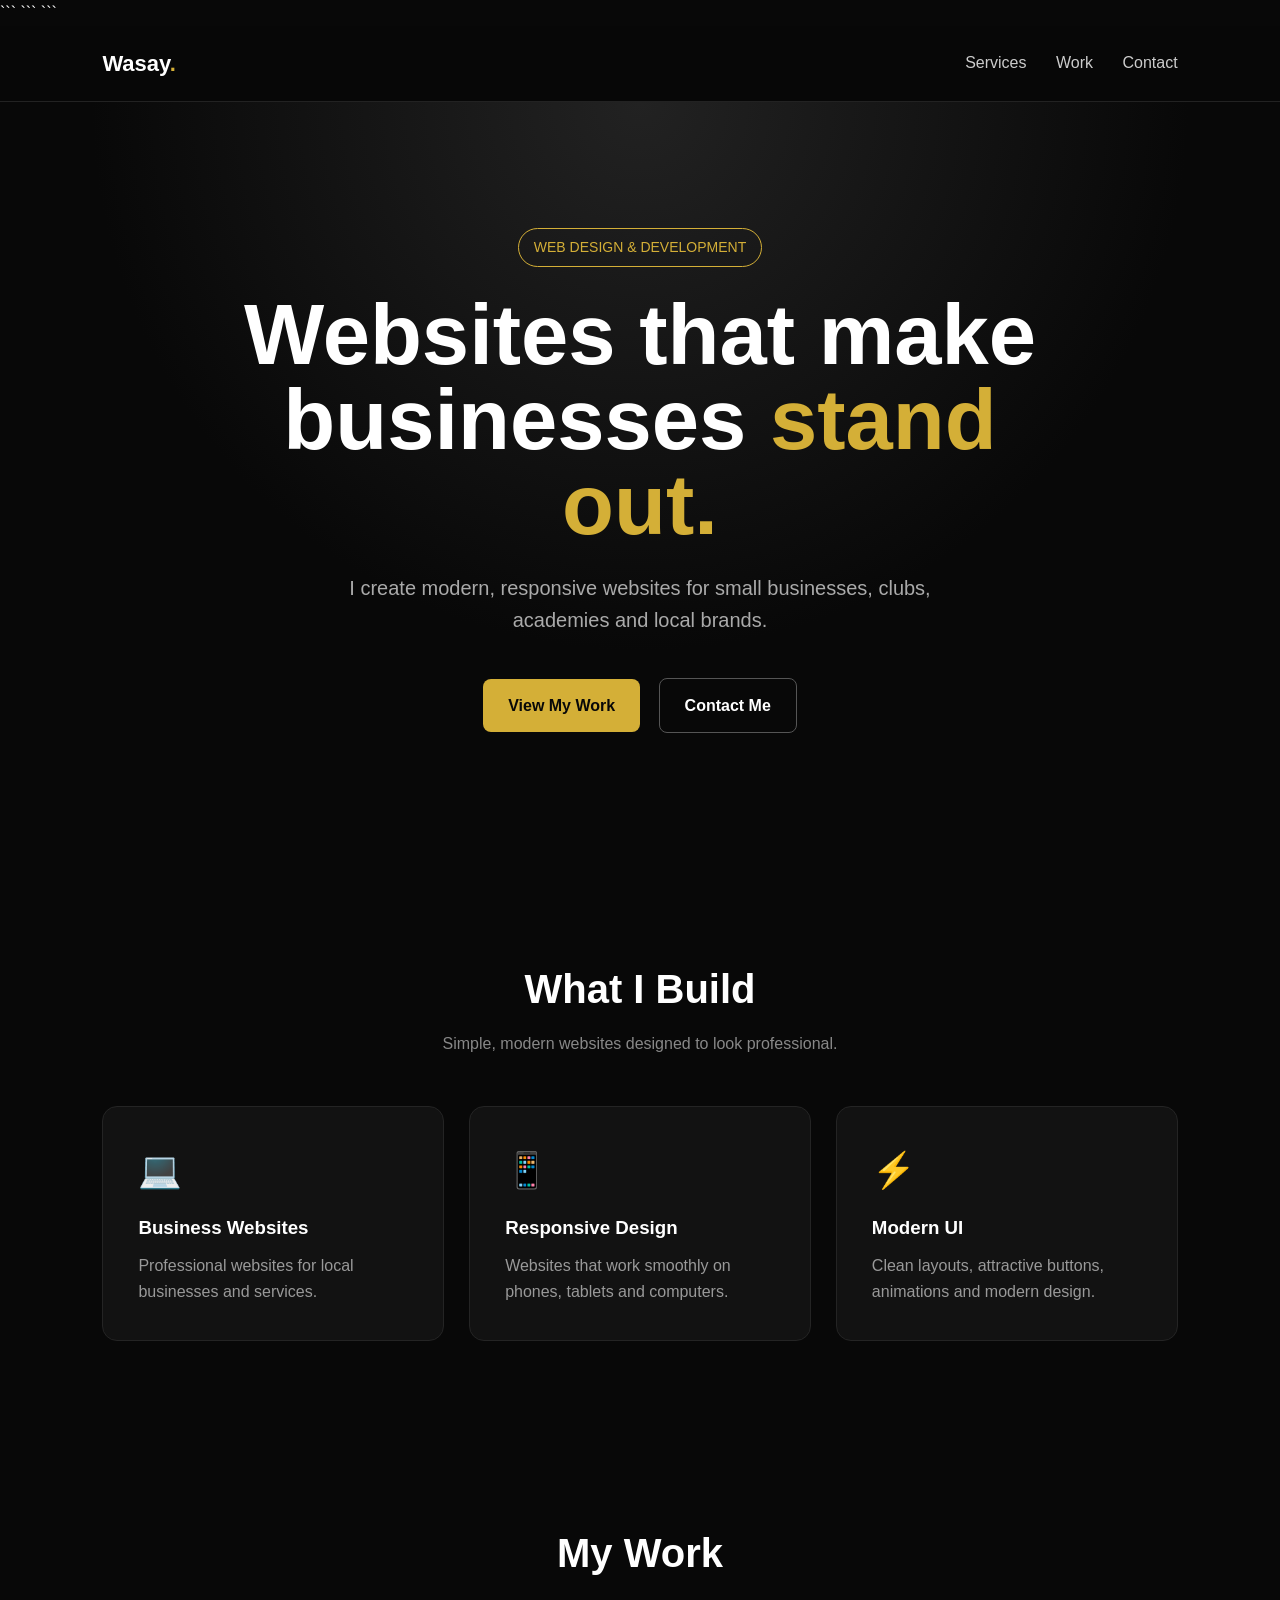
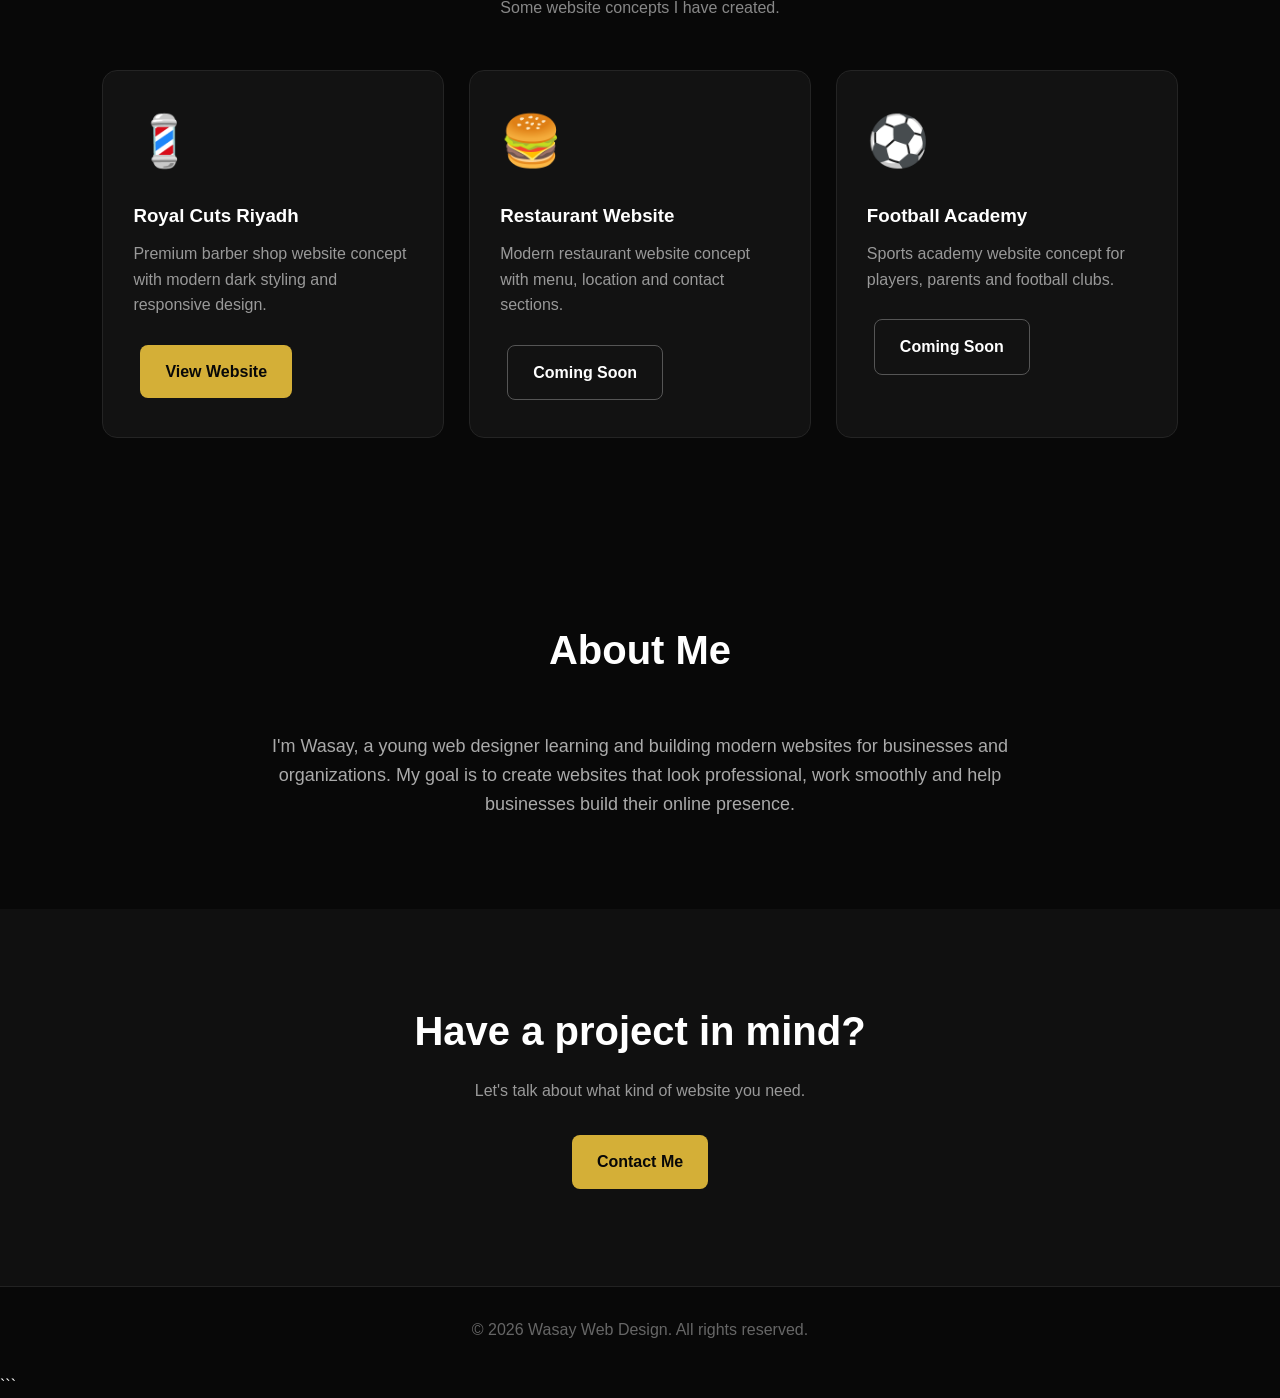
<file: portfolio.html>
<!DOCTYPE html>

<html lang="en">
<head>
    <meta charset="UTF-8">
    <meta name="viewport" content="width=device-width, initial-scale=1.0">

```
<title>Wasay Web Design | Modern Websites</title>

<style>
    * {
        margin: 0;
        padding: 0;
        box-sizing: border-box;
    }

    html {
        scroll-behavior: smooth;
    }

    body {
        font-family: Arial, sans-serif;
        background: #080808;
        color: white;
        line-height: 1.6;
    }

    /* NAVBAR */

    nav {
        position: sticky;
        top: 0;
        z-index: 1000;
        display: flex;
        justify-content: space-between;
        align-items: center;
        padding: 20px 8%;
        background: rgba(8, 8, 8, 0.95);
        border-bottom: 1px solid #222;
    }

    .logo {
        font-size: 22px;
        font-weight: bold;
    }

    .logo span {
        color: #d4af37;
    }

    nav a {
        color: #ccc;
        text-decoration: none;
        margin-left: 25px;
        transition: 0.3s;
    }

    nav a:hover {
        color: #d4af37;
    }

    /* HERO */

    .hero {
        min-height: 85vh;
        display: flex;
        align-items: center;
        justify-content: center;
        text-align: center;
        padding: 60px 20px;
        background:
            radial-gradient(circle at top, #222 0%, #080808 55%);
    }

    .hero-content {
        max-width: 850px;
    }

    .tag {
        display: inline-block;
        color: #d4af37;
        border: 1px solid #d4af37;
        padding: 7px 15px;
        border-radius: 30px;
        font-size: 14px;
        margin-bottom: 25px;
    }

    .hero h1 {
        font-size: clamp(45px, 8vw, 85px);
        line-height: 1;
        margin-bottom: 25px;
    }

    .hero h1 span {
        color: #d4af37;
    }

    .hero p {
        color: #aaa;
        font-size: 20px;
        max-width: 650px;
        margin: auto;
    }

    .hero-buttons {
        margin-top: 35px;
    }

    .button {
        display: inline-block;
        padding: 14px 25px;
        margin: 7px;
        border-radius: 8px;
        text-decoration: none;
        font-weight: bold;
        transition: 0.3s;
    }

    .primary {
        background: #d4af37;
        color: #080808;
    }

    .primary:hover {
        transform: translateY(-3px);
        opacity: 0.9;
    }

    .secondary {
        border: 1px solid #555;
        color: white;
    }

    .secondary:hover {
        border-color: #d4af37;
        color: #d4af37;
    }

    /* SECTIONS */

    section {
        padding: 90px 8%;
    }

    .section-title {
        text-align: center;
        margin-bottom: 50px;
    }

    .section-title h2 {
        font-size: 40px;
        margin-bottom: 10px;
    }

    .section-title p {
        color: #888;
    }

    /* SERVICES */

    .services {
        display: grid;
        grid-template-columns: repeat(3, 1fr);
        gap: 25px;
    }

    .service {
        background: #121212;
        border: 1px solid #242424;
        padding: 35px;
        border-radius: 15px;
        transition: 0.3s;
    }

    .service:hover {
        transform: translateY(-7px);
        border-color: #d4af37;
    }

    .service-icon {
        font-size: 35px;
        margin-bottom: 15px;
    }

    .service h3 {
        margin-bottom: 10px;
    }

    .service p {
        color: #999;
    }

    /* PROJECTS */

    .projects {
        display: grid;
        grid-template-columns: repeat(3, 1fr);
        gap: 25px;
    }

    .project {
        background: #121212;
        border-radius: 15px;
        padding: 30px;
        border: 1px solid #242424;
        transition: 0.3s;
    }

    .project:hover {
        transform: translateY(-7px);
        border-color: #d4af37;
    }

    .project-icon {
        font-size: 50px;
        margin-bottom: 20px;
    }

    .project h3 {
        margin-bottom: 10px;
    }

    .project p {
        color: #999;
        margin-bottom: 20px;
    }

    /* ABOUT */

    .about {
        max-width: 800px;
        margin: auto;
        text-align: center;
    }

    .about p {
        color: #aaa;
        font-size: 18px;
    }

    /* CONTACT */

    .contact {
        text-align: center;
        background: #101010;
    }

    .contact h2 {
        font-size: 40px;
        margin-bottom: 15px;
    }

    .contact p {
        color: #999;
        margin-bottom: 25px;
    }

    /* FOOTER */

    footer {
        text-align: center;
        padding: 30px;
        border-top: 1px solid #222;
        color: #666;
    }

    /* MOBILE */

    @media (max-width: 800px) {

        nav {
            padding: 18px 5%;
        }

        nav a {
            margin-left: 10px;
            font-size: 14px;
        }

        section {
            padding: 70px 5%;
        }

        .services,
        .projects {
            grid-template-columns: 1fr;
        }

        .hero {
            min-height: 75vh;
        }

        .hero p {
            font-size: 17px;
        }
    }
</style>
```

</head>

<body>

```
<!-- NAVBAR -->

<nav>
    <div class="logo">
        Wasay<span>.</span>
    </div>

    <div>
        <a href="#services">Services</a>
        <a href="#projects">Work</a>
        <a href="#contact">Contact</a>
    </div>
</nav>


<!-- HERO -->

<header class="hero">

    <div class="hero-content">

        <div class="tag">
            WEB DESIGN & DEVELOPMENT
        </div>

        <h1>
            Websites that make<br>
            businesses <span>stand out.</span>
        </h1>

        <p>
            I create modern, responsive websites for small businesses,
            clubs, academies and local brands.
        </p>

        <div class="hero-buttons">

            <a href="#projects" class="button primary">
                View My Work
            </a>

         <a href="https://wa.me/966550243925" class="button secondary" target="_blank">
    Contact Me
</a>
        </div>

    </div>

</header>


<!-- SERVICES -->

<section id="services">

    <div class="section-title">

        <h2>What I Build</h2>

        <p>
            Simple, modern websites designed to look professional.
        </p>

    </div>

    <div class="services">

        <div class="service">

            <div class="service-icon">💻</div>

            <h3>Business Websites</h3>

            <p>
                Professional websites for local businesses and services.
            </p>

        </div>


        <div class="service">

            <div class="service-icon">📱</div>

            <h3>Responsive Design</h3>

            <p>
                Websites that work smoothly on phones, tablets and computers.
            </p>

        </div>


        <div class="service">

            <div class="service-icon">⚡</div>

            <h3>Modern UI</h3>

            <p>
                Clean layouts, attractive buttons, animations and modern design.
            </p>

        </div>

    </div>

</section>


<!-- PROJECTS -->

<section id="projects">

    <div class="section-title">

        <h2>My Work</h2>

        <p>
            Some website concepts I have created.
        </p>

    </div>

    <div class="projects">


        <!-- ROYAL CUTS -->

        <div class="project">

            <div class="project-icon">💈</div>

            <h3>Royal Cuts Riyadh</h3>

            <p>
                Premium barber shop website concept with
                modern dark styling and responsive design.
            </p>

            <a
                href=https://assassinssword7-create.github.io/wasay-first-website/
                target="_blank"
                class="button primary">
                View Website
            </a>

        </div>


        <!-- RESTAURANT -->

        <div class="project">

            <div class="project-icon">🍔</div>

            <h3>Restaurant Website</h3>

            <p>
                Modern restaurant website concept with
                menu, location and contact sections.
            </p>

            <span class="button secondary">
                Coming Soon
            </span>

        </div>


        <!-- FOOTBALL -->

        <div class="project">

            <div class="project-icon">⚽</div>

            <h3>Football Academy</h3>

            <p>
                Sports academy website concept for
                players, parents and football clubs.
            </p>

            <span class="button secondary">
                Coming Soon
            </span>

        </div>

    </div>

</section>


<!-- ABOUT -->

<section>

    <div class="about">

        <div class="section-title">

            <h2>About Me</h2>

        </div>

        <p>
            I'm Wasay, a young web designer learning and building
            modern websites for businesses and organizations.
            My goal is to create websites that look professional,
            work smoothly and help businesses build their online presence.
        </p>

    </div>

</section>


<!-- CONTACT -->

<section id="contact" class="contact">

    <h2>Have a project in mind?</h2>

    <p>
        Let's talk about what kind of website you need.
    </p>

    <a
        href="mailto:YOUR-EMAIL-HERE"
        class="button primary">
        Contact Me
    </a>

</section>


<!-- FOOTER -->

<footer>

    © 2026 Wasay Web Design. All rights reserved.

</footer>
```

</body>
</html>
</file>
